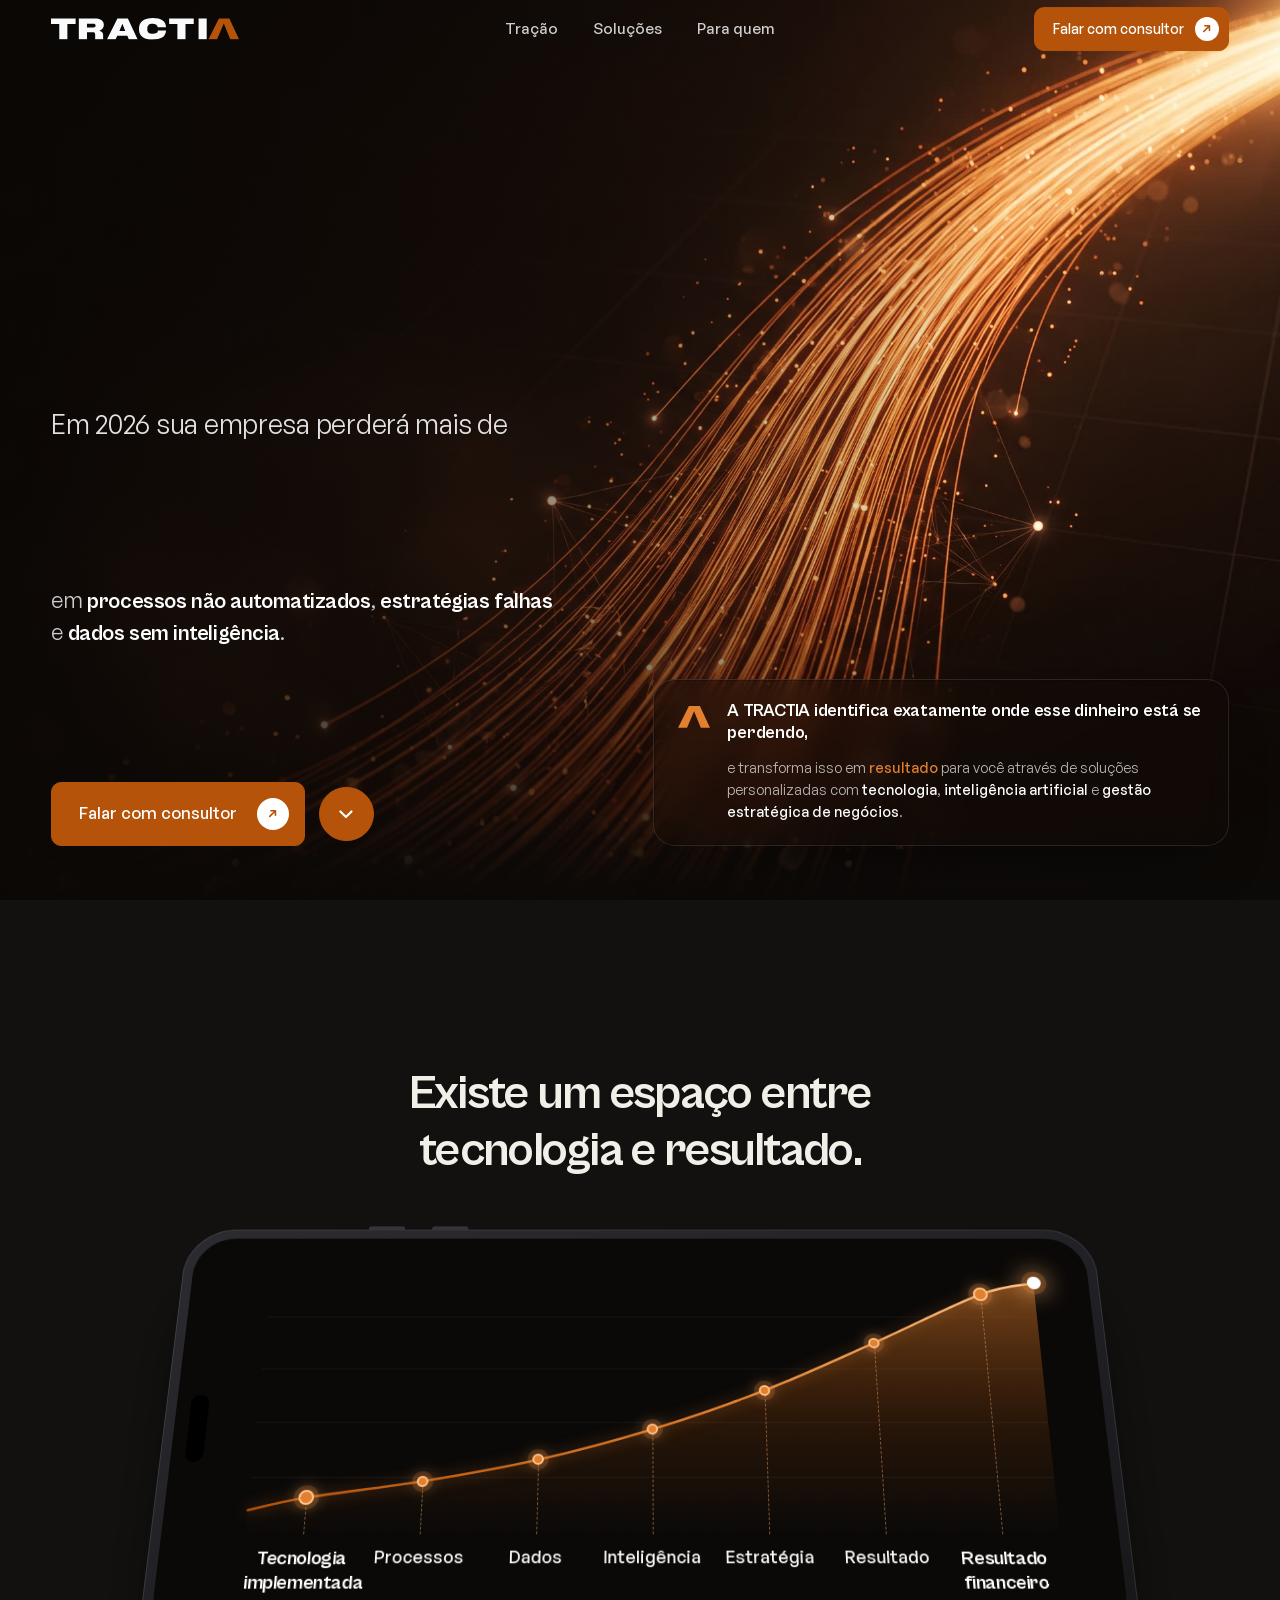
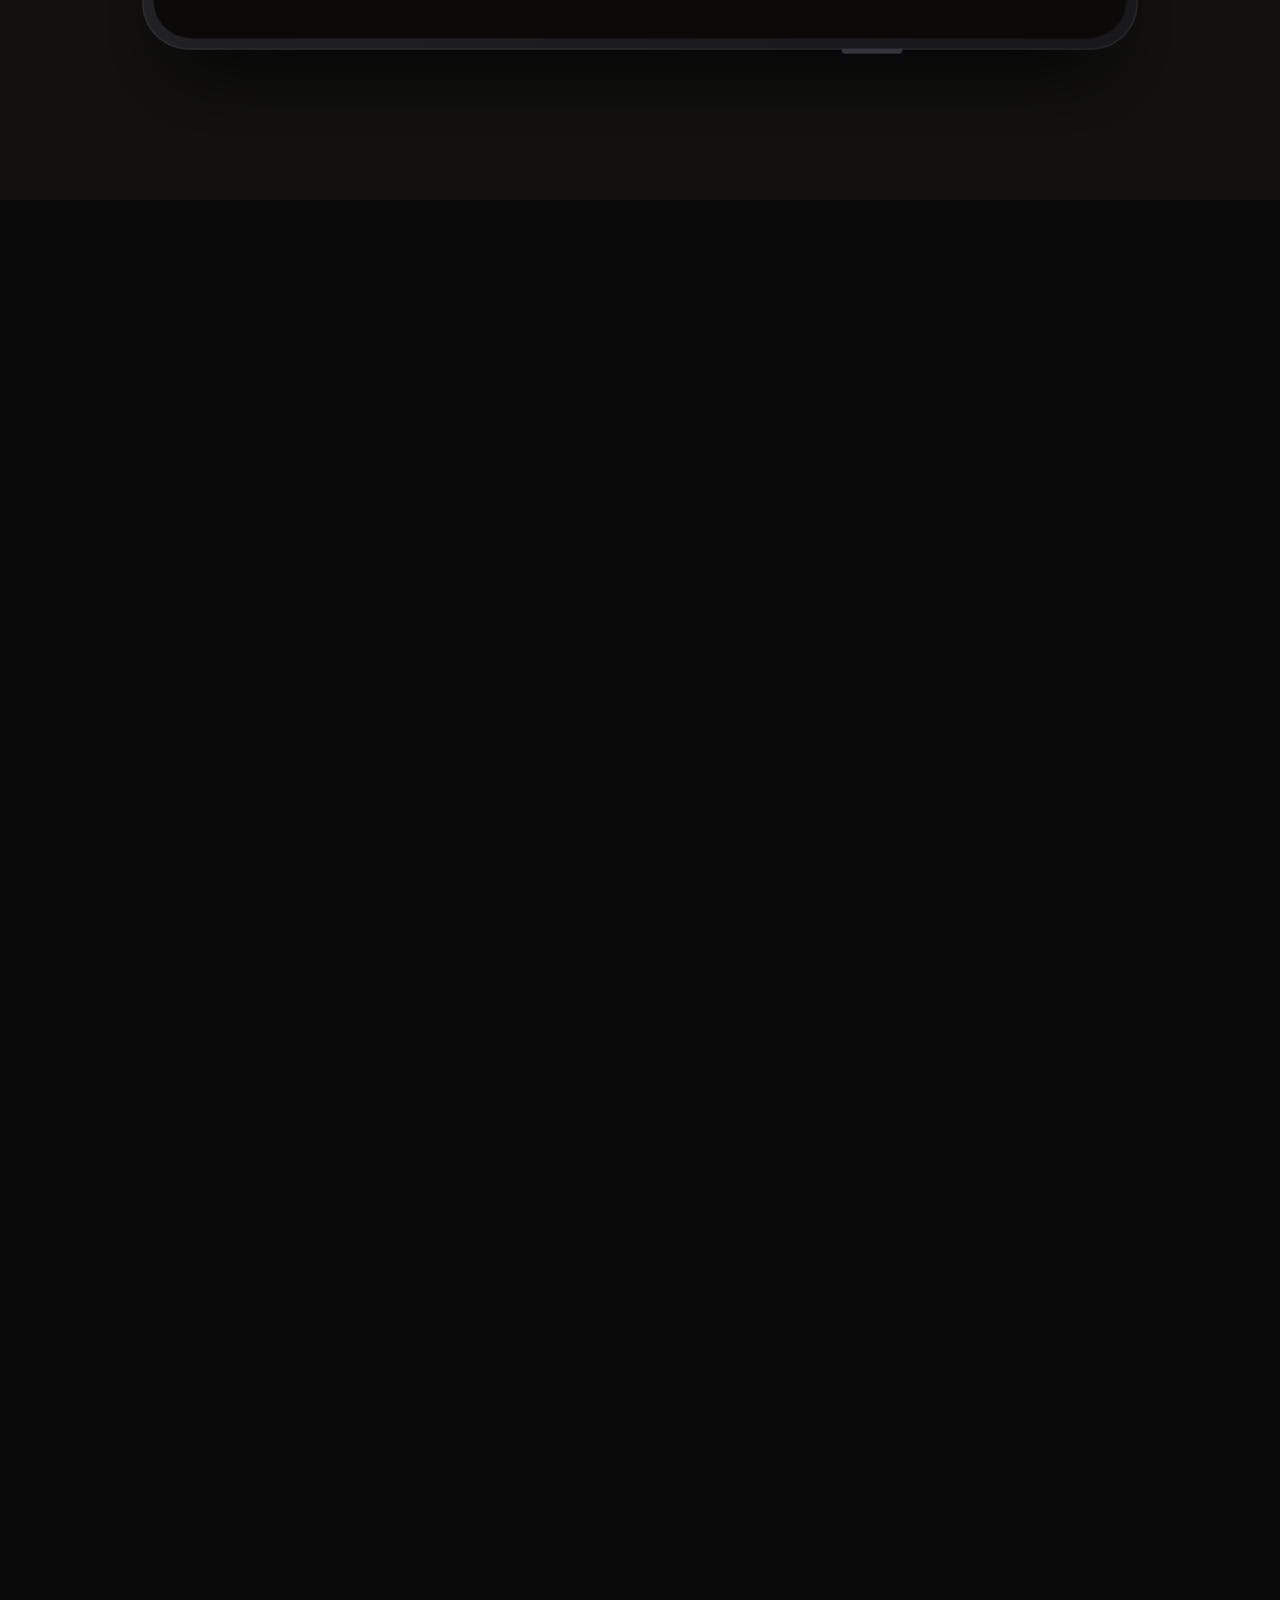
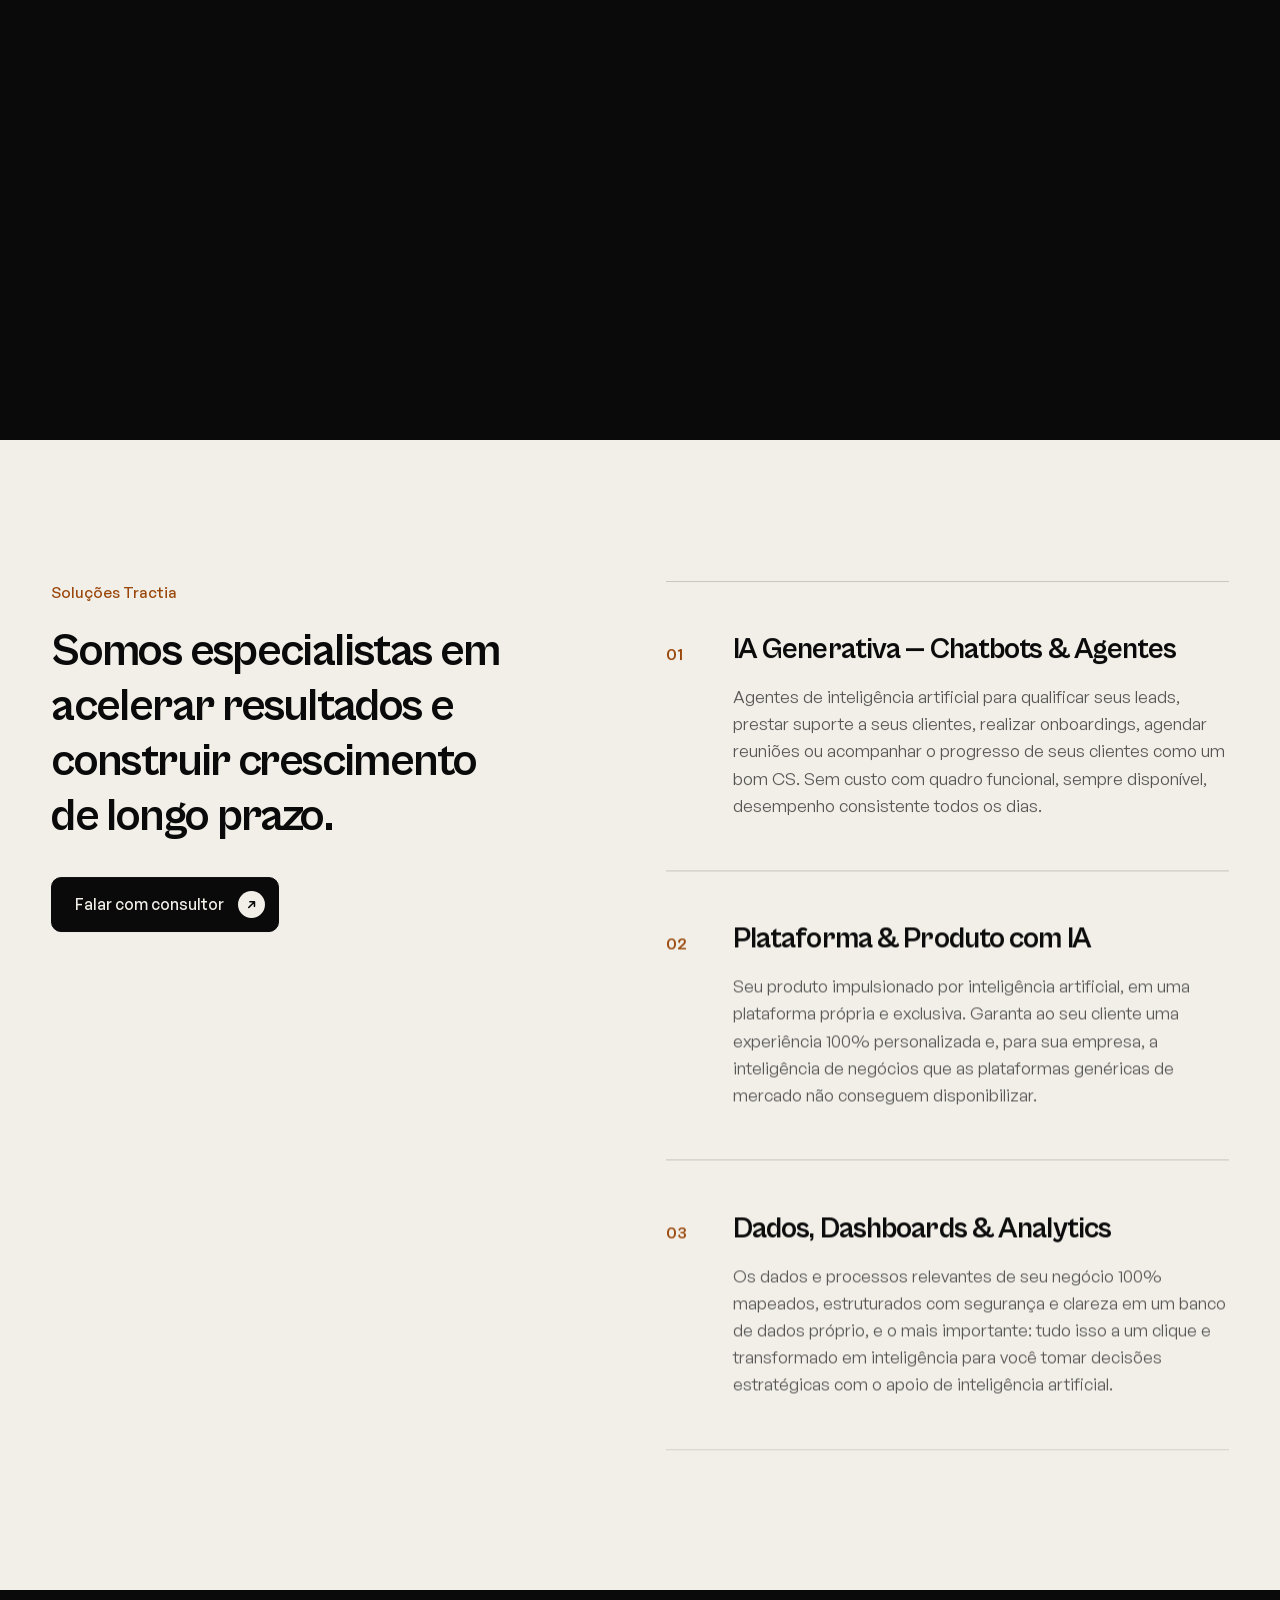
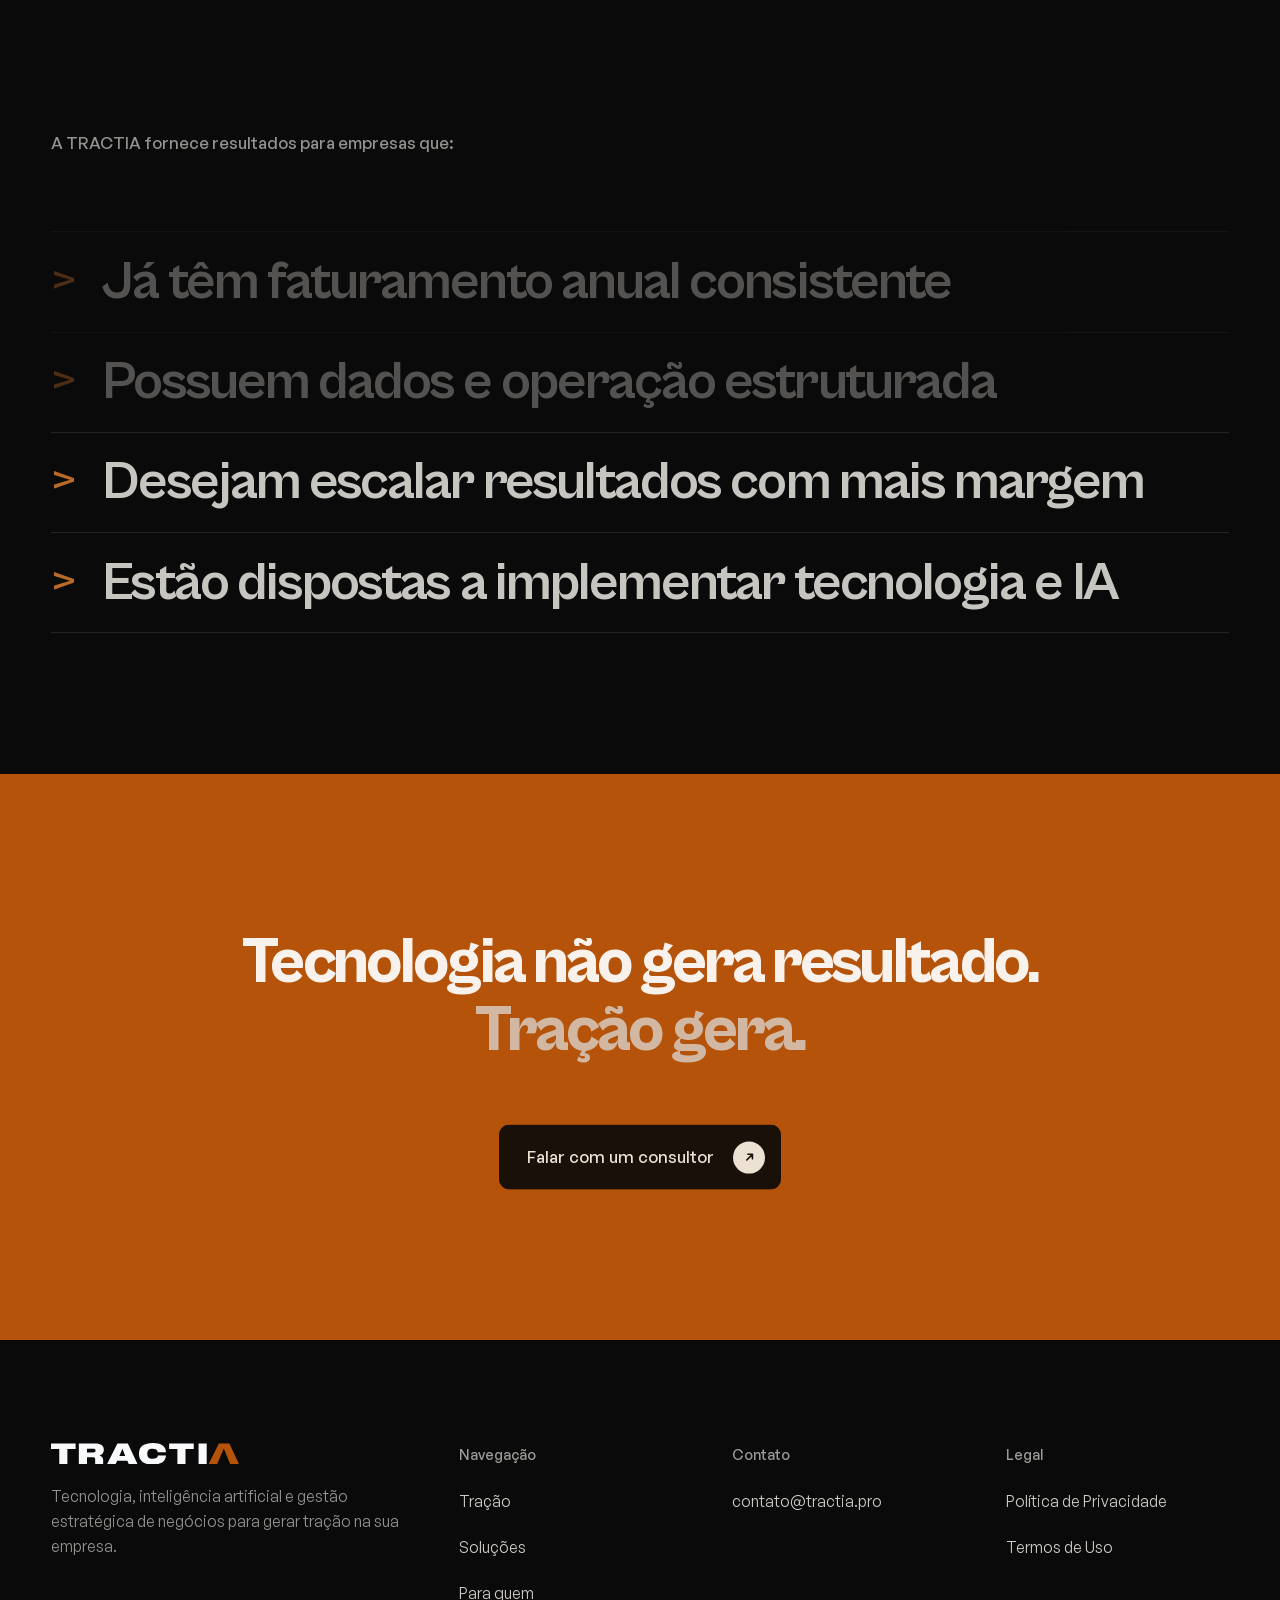
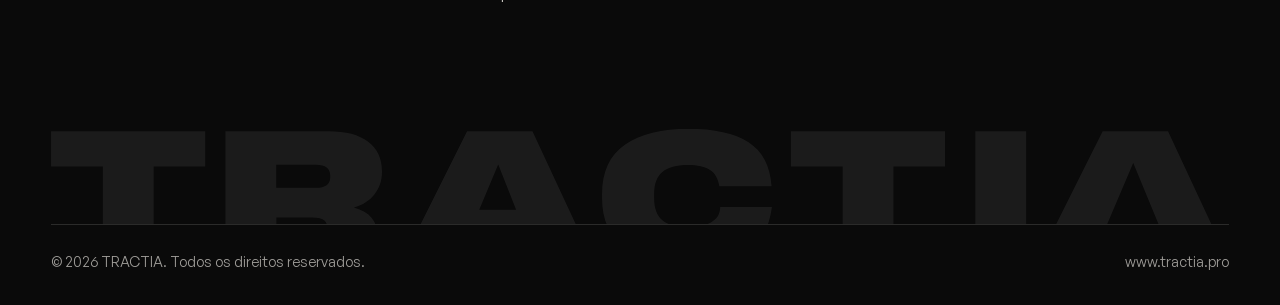
<file: index.html>
<!doctype html>
<html lang="pt-BR">
<head>
<meta charset="utf-8">
<meta name="viewport" content="width=device-width,initial-scale=1">
<title>TRACTIA | Traction-as-a-Service</title>
<meta name="description" content="A TRACTIA identifica onde sua empresa está perdendo dinheiro e transforma isso em resultado com tecnologia, IA e gestão estratégica.">
<meta name="theme-color" content="#0a0a0a">

<!-- PREVIA: fora dos buscadores. REMOVER esta linha ao publicar no dominio final. -->
<meta name="robots" content="noindex,nofollow">

<meta property="og:type" content="website">
<meta property="og:locale" content="pt_BR">
<meta property="og:site_name" content="TRACTIA">
<meta property="og:title" content="TRACTIA | Traction-as-a-Service">
<meta property="og:description" content="Tecnologia não gera resultado. Tração gera.">
<meta property="og:image" content="https://mateusmvff-a11y.github.io/tractia-previa/assets/og.jpg">
<meta property="og:image:width" content="1200">
<meta property="og:image:height" content="630">
<meta name="twitter:card" content="summary_large_image">

<link rel="icon" href="favicon.svg" type="image/svg+xml">
<link rel="icon" href="favicon-32.png" sizes="32x32" type="image/png">
<link rel="apple-touch-icon" href="apple-touch-icon.png">
<link rel="manifest" href="site.webmanifest">

<link rel="preload" href="assets/fonts/cabinet-grotesk-800.woff2" as="font" type="font/woff2" crossorigin>
<link rel="preload" href="assets/fonts/general-sans-400.woff2" as="font" type="font/woff2" crossorigin>
<style>html{background:#0a0a0a}</style>
<style>@font-face{font-family: 'Cabinet Grotesk';font-weight: 500;font-style: normal;font-display: swap;src: url('assets/fonts/cabinet-grotesk-500.woff2') format('woff2')}@font-face{font-family: 'Cabinet Grotesk';font-weight: 700;font-style: normal;font-display: swap;src: url('assets/fonts/cabinet-grotesk-700.woff2') format('woff2')}@font-face{font-family: 'Cabinet Grotesk';font-weight: 800;font-style: normal;font-display: swap;src: url('assets/fonts/cabinet-grotesk-800.woff2') format('woff2')}@font-face{font-family: 'General Sans';font-weight: 400;font-style: normal;font-display: swap;src: url('assets/fonts/general-sans-400.woff2') format('woff2')}@font-face{font-family: 'General Sans';font-weight: 500;font-style: normal;font-display: swap;src: url('assets/fonts/general-sans-500.woff2') format('woff2')}@font-face{font-family: 'General Sans';font-weight: 600;font-style: normal;font-display: swap;src: url('assets/fonts/general-sans-600.woff2') format('woff2')}:root{--ink: #0a0a0a;--ink-2: #121110;--paper: #f2efe9;--or: #b45309;--or-t: #e2802f;--or-d: #99470a;--f-disp: 'Cabinet Grotesk','Segoe UI',system-ui,sans-serif;--f-txt: 'General Sans','Segoe UI',system-ui,sans-serif;--gut: clamp(1.25rem,4vw,4rem);--max: 88rem;--nav-h: 4.75rem}*,*::before,*::after{box-sizing: border-box}html{-webkit-text-size-adjust: 100%;scroll-behavior: auto}html.lenis,html.lenis body{height: auto}.lenis.lenis-smooth{scroll-behavior: auto !important}.lenis.lenis-stopped{overflow: hidden}body{margin: 0;background: var(--ink);color: var(--paper);font-family: var(--f-txt);font-size: 1.0625rem;line-height: 1.6;-webkit-font-smoothing: antialiased;text-rendering: optimizeLegibility}h1,h2,h3,p,ol,ul{margin: 0;padding: 0}ol,ul{list-style: none}a{color: inherit;text-decoration: none}em{font-style: normal}:focus-visible{outline: 2px solid var(--or-t);outline-offset: 3px}.skip{position: absolute;left: -999px;top: 0;background: var(--or);color: #fff;padding: .6rem 1rem;z-index: 99}.skip:focus{left: 0}.wrap{width: 100%;max-width: var(--max);margin-inline: auto;padding-inline: var(--gut)}.eyebrow{font-family: var(--f-txt);font-weight: 500;font-size: .95rem;color: var(--or-d)}.eyebrow::first-letter{text-transform: uppercase}.btn{--bg: var(--or);--bd: var(--or);--fg: #fff;--fill: #e07a1f;--bdh: #e07a1f;--fgh: #fff;--ib: #fff;--ic: var(--or);--ibh: #fff;--ich: #b45309;position: relative;overflow: hidden;isolation: isolate;display: inline-flex;align-items: center;gap: .9rem;padding: .8rem .8rem .8rem 1.4rem;background: var(--bg);color: var(--fg);border: 1px solid var(--bd);border-radius: 10px;font-family: var(--f-txt);font-weight: 500;font-size: .98rem;line-height: 1;transition: color .35s ease .08s,border-color .35s ease}.btn::before,.btn-round::before{content: '';position: absolute;inset: -1px;z-index: -1;border-radius: inherit;background: var(--fill);transform: translateY(102%);transition: transform .55s cubic-bezier(.22,.9,.24,1)}.btn__t{display: inline-grid;overflow: hidden;padding-block: .14em;margin-block: -.14em}.btn__t1,.btn__t2{grid-area: 1 / 1;white-space: nowrap;transition: transform .55s cubic-bezier(.22,.9,.24,1)}.btn__t2{transform: translateY(125%)}.btn__i{position: relative;overflow: hidden;flex: none;display: grid;place-items: center;width: 1.7rem;height: 1.7rem;border-radius: 50%;background: var(--ib);color: var(--ic);transition: background-color .35s ease,color .35s ease}.btn__i svg,.btn-round svg{width: .95rem;height: .95rem;fill: none;stroke: currentColor;stroke-width: 1.7;stroke-linecap: round;stroke-linejoin: round;transition: transform .55s cubic-bezier(.22,.9,.24,1)}.btn__i svg + svg{position: absolute;inset: 0;margin: auto;transform: translate(-170%,170%)}@media (hover: hover){.btn:hover{color: var(--fgh);border-color: var(--bdh)}.btn:hover::before{transform: none}.btn:hover .btn__t1{transform: translateY(-125%)}.btn:hover .btn__t2{transform: none}.btn:hover .btn__i{background: var(--ibh);color: var(--ich)}.btn:hover .btn__i svg:first-child{transform: translate(170%,-170%)}.btn:hover .btn__i svg + svg{transform: none}}.btn:focus-visible{color: var(--fgh);border-color: var(--bdh)}.btn:focus-visible::before{transform: none}.btn:focus-visible .btn__t1{transform: translateY(-125%)}.btn:focus-visible .btn__t2{transform: none}.btn:focus-visible .btn__i svg:first-child{transform: translate(170%,-170%)}.btn:focus-visible .btn__i svg + svg{transform: none}.btn--sm{padding: .55rem .55rem .55rem 1.1rem;font-size: .88rem;gap: .7rem}.btn--sm .btn__i{width: 1.5rem;height: 1.5rem}.btn--lg{padding: .95rem .95rem .95rem 1.7rem;font-size: 1.05rem;gap: 1.2rem}.btn--lg .btn__i{width: 2rem;height: 2rem}.btn--ink{--bg: var(--ink);--bd: var(--ink);--fg: var(--paper);--fill: var(--or);--bdh: var(--or);--fgh: #fff;--ib: var(--paper);--ic: var(--ink);--ibh: #fff;--ich: var(--or)}.btn--ghost{--bg: transparent;--bd: rgba(248,250,252,.38);--fg: #fff;--fill: #fff;--bdh: #fff;--fgh: var(--ink);--ib: #fff;--ic: var(--ink);--ibh: var(--or);--ich: #fff}.nav.on-light .btn{--bg: var(--ink);--bd: var(--ink);--fg: var(--paper);--fill: var(--or);--bdh: var(--or);--fgh: #fff;--ib: var(--paper);--ic: var(--ink);--ibh: #fff;--ich: var(--or)}.fim .btn--ink{--fill: var(--paper);--bdh: var(--paper);--fgh: var(--ink);--ibh: var(--or);--ich: #fff}.btn-round{--fill: #fff;position: relative;overflow: hidden;isolation: isolate;flex: none;display: grid;place-items: center;width: clamp(3.4rem,4.2vw,4.8rem);height: clamp(3.4rem,4.2vw,4.8rem);border-radius: 50%;background: var(--or);color: #fff;border: 1px solid var(--or);transition: color .35s ease .08s,border-color .35s ease}.btn-round svg{width: 38%;height: 38%}.btn-round svg + svg{position: absolute;inset: 0;margin: auto;transform: translateY(-170%)}@media (hover: hover){.btn-round:hover{color: var(--or);border-color: #fff}.btn-round:hover::before{transform: none}.btn-round:hover svg:first-of-type{transform: translateY(170%)}.btn-round:hover svg + svg{transform: none}}.btn-round:focus-visible{color: var(--or);border-color: #fff}.btn-round:focus-visible::before{transform: none}.btn-round:focus-visible svg:first-of-type{transform: translateY(170%)}.btn-round:focus-visible svg + svg{transform: none}.nav{position: fixed;inset: 0 0 auto 0;z-index: 50;height: var(--nav-h);display: grid;grid-template-columns: 1fr auto 1fr;align-items: center;gap: 2rem;padding-inline: var(--gut);color: #f8fafc;transition: background-color .35s,color .35s}.nav>.btn{justify-self: end}.nav.is-solid{background: rgba(10,10,10,.84);-webkit-backdrop-filter: blur(14px);backdrop-filter: blur(14px)}.nav.on-light{color: var(--ink)}.nav.on-light.is-solid{background: rgba(242,239,233,.9)}.nav__links{display: flex;gap: 2.2rem;font-weight: 500;font-size: .95rem}.nav__links a{opacity: .82;transition: opacity .25s,color .25s}.nav__links a:hover{opacity: 1;color: var(--or-t)}.nav.on-light .nav__links a:hover{color: var(--or-d)}.logo{display: inline-block;width: fit-content;line-height: 0;color: #f8fafc;padding-block: .6rem;margin-block: -.6rem}.logo svg{display: block;height: 1.35rem;width: auto;aspect-ratio: 1785 / 205}.nav.on-light .logo{color: var(--ink)}.hero{position: relative;min-height: 100svh;display: flex;background: #0c0907;color: #fff;overflow: hidden;isolation: isolate}.hero__bg{position: absolute;z-index: -1;inset: 0;background: #0f0906}.hero__img,.hero__video{position: absolute;inset: 0;width: 100%;height: 100%;object-fit: cover;object-position: 72% 50%}.hero__video{opacity: 0;transition: opacity 1.4s ease}.hero__video.is-on{opacity: 1}.hero__veil{position: absolute;inset: 0;background: linear-gradient(90deg,rgba(10,7,5,.78) 0%,rgba(10,7,5,.42) 46%,rgba(10,7,5,0) 78%),linear-gradient(0deg,rgba(10,7,5,.7) 0%,rgba(10,7,5,0) 38%),linear-gradient(0deg,var(--ink-2) 0%,rgba(18,17,16,0) 12%)}.hero__in{position: relative;z-index: 2;flex: 1;display: flex;flex-direction: column;justify-content: flex-end;gap: 2.5rem;padding-top: calc(var(--nav-h) + clamp(1.5rem,5vh,3.5rem));padding-bottom: clamp(2rem,6vh,4.5rem);text-align: left}.hero__top{display: grid;grid-template-columns: auto 1fr;align-items: start;gap: 1rem 1.1rem;width: min(36rem,100%);padding: 1.3rem 1.5rem 1.4rem;border-radius: 22px;background: rgba(20,13,8,.46);border: 1px solid rgba(255,255,255,.11);-webkit-backdrop-filter: blur(12px);backdrop-filter: blur(12px);box-shadow: 0 30px 60px -32px rgba(0,0,0,.65),0 0 0 1px rgba(0,0,0,.2) inset}.hero__mark{display: block;width: 2rem;margin-top: .3rem}.hero__mark svg{display: block;width: 100%;height: auto;fill: var(--or-t)}.hero__p{margin: 0}.hero__lead{display: block;font-family: var(--f-disp);font-weight: 600;font-size: clamp(1.1rem,1.35vw,1.4rem);line-height: 1.25;letter-spacing: -.015em;color: #fff}.hero__rest{display: block;margin-top: .65rem;font-size: clamp(.9rem,.95vw,1rem);line-height: 1.55;color: rgba(248,250,252,.72)}.hero__rest b{font-weight: 500;color: #fff}.hero__rest b.k{color: var(--or-t)}.hero__row{display: flex;align-items: flex-end;justify-content: space-between;flex-wrap: wrap;gap: 1.8rem 3rem;margin-top: clamp(1.4rem,3.5vh,2.4rem)}.hero__t{display: block;margin: 0}.hl{display: block;overflow: hidden;padding-block: .06em;margin-block: -.06em}.hi{display: block;will-change: transform}.hero__a{font-family: var(--f-txt);font-weight: 400;font-size: clamp(1.15rem,2.1vw,2.5rem);line-height: 1.2;letter-spacing: -.01em;color: rgba(248,250,252,.9)}.hero__b{font-family: var(--f-disp);font-weight: 800;font-size: clamp(4rem,min(11.5vw,23svh),14rem);line-height: .92;letter-spacing: -.055em;margin-left: -.04em;background: linear-gradient(100deg,#fff 0%,#ffd9b0 25%,#f0903f 50%,#ffd9b0 75%,#fff 100%) 0% 50% / 200% 100%;-webkit-background-clip: text;background-clip: text;color: transparent;animation: shine 11s ease-in-out infinite alternate}.hero__c{margin-top: .5rem;max-width: 34em;font-family: var(--f-txt);font-weight: 300;font-size: clamp(1.05rem,1.7vw,2rem);line-height: 1.3;letter-spacing: -.01em;color: rgba(248,250,252,.82)}.hero__c2{margin-top: 0}.hero__c b{font-family: var(--f-disp);font-weight: 700;color: #fff;letter-spacing: -.02em}.hero__btns{display: flex;flex-wrap: wrap;align-items: center;gap: .9rem}.tr{background: var(--ink-2)}.tr__pin{min-height: 100svh;display: flex;align-items: center;padding-block: 5.5rem 2.5rem}.tr__in{position: relative}.tr__a{display: grid;gap: clamp(1.2rem,3.5vh,2.4rem);justify-items: center;text-align: center}.tr__t{position: relative;z-index: 0;font-family: var(--f-disp);font-weight: 700;font-size: clamp(2rem,3.8vw,4.2rem);line-height: 1.04;letter-spacing: -.035em;max-width: 20ch}.tr__t .k{transition: color .8s ease}.tr__t .k.on{color: var(--or-t)}.device__stage{position: relative;z-index: 1;width: 100%;perspective: 1200px;display: flex;justify-content: center}.device{container-type: inline-size;width: min(88vw,1000px,calc((100svh - 17rem) * 2.1))}.device__lid{position: relative;aspect-ratio: 19.5 / 9;padding: 1.1cqw;border-radius: 5.4cqw;background: linear-gradient(160deg,#2b2b30,#17171a);box-shadow: 0 0 0 1px rgba(255,255,255,.1) inset,0 50px 90px -30px rgba(0,0,0,.85)}.device__btn{position: absolute;background: #34343a}.device__btn--a,.device__btn--b{top: -.45cqw;width: 4cqw;height: .5cqw;border-radius: .3cqw .3cqw 0 0}.device__btn--a{left: 20%}.device__btn--b{left: 27%}.device__btn--c{bottom: -.45cqw;left: 70%;width: 6cqw;height: .5cqw;border-radius: 0 0 .3cqw .3cqw}.device__screen{position: relative;height: 100%;overflow: hidden;border-radius: 4.4cqw;background: #0b0908;padding: 3.4cqw 6cqw 0 8.6cqw}.device__cam{position: absolute;z-index: 2;left: 1.5cqw;top: 50%;width: 1.9cqw;height: 7.4cqw;transform: translateY(-50%);border-radius: 1cqw;background: #000}.chart{position: relative;width: 100%;margin: 0 auto}.chart__plot{position: relative}.chart__svg{display: block;width: 100%;height: auto;aspect-ratio: 1000 / 360;overflow: visible}.chart__line{stroke-dasharray: 1;stroke-dashoffset: 1;filter: drop-shadow(0 0 9px rgba(226,128,47,.55))}.chart__tip{position: absolute;width: 1.5cqw;height: 1.5cqw;min-width: 9px;min-height: 9px;margin: -.75cqw 0 0 -.75cqw;border-radius: 50%;background: #fff;box-shadow: 0 0 0 .6cqw rgba(226,128,47,.25),0 0 2.6cqw .6cqw rgba(255,184,119,.65);opacity: 0;pointer-events: none}.chart__cols{position: absolute;left: 0;right: 0;top: 0;display: grid;grid-template-columns: repeat(7,1fr);aspect-ratio: 1000 / 360}.chart__c{position: relative}.chart__guide{position: absolute;left: 50%;bottom: 0;width: 0;height: var(--y,0%);border-left: 1px dashed rgba(248,250,252,.14);transition: border-color .8s ease}.chart__dot{position: absolute;left: 50%;bottom: var(--y,0%);width: 1.2cqw;height: 1.2cqw;min-width: 8px;min-height: 8px;margin: 0 0 -.6cqw -.6cqw;border-radius: 50%;background: #0b0908;border: 2px solid rgba(248,250,252,.3);transition: background-color .8s ease,border-color .8s ease,box-shadow .8s ease}.chart__l{position: absolute;left: 0;right: 0;top: calc(100% + 1.3cqw);padding-inline: .3cqw;text-align: center;font-weight: 500;font-size: max(10px,1.75cqw);line-height: 1.25;color: rgba(248,250,252,.58);transition: color .8s ease}.chart__c--end .chart__l{font-family: var(--f-disp);font-weight: 700;font-size: max(11px,2cqw);letter-spacing: -.02em}.chart__c--end .chart__dot{width: 1.6cqw;height: 1.6cqw;margin: 0 0 -.8cqw -.8cqw}.chart__c.on .chart__dot{background: var(--or-t);border-color: #ffc58a;box-shadow: 0 0 0 .5cqw rgba(226,128,47,.22),0 0 1.8cqw rgba(255,184,119,.7)}.chart__c.on .chart__l{color: #fff}.chart__c.on .chart__guide{border-color: rgba(255,184,119,.45)}.tr__fim{position: relative;display: flex;flex-direction: column;align-items: center;text-align: center}.tr__l1,.tr__l2{display: block;width: max-content;margin: 0;font-family: var(--f-disp);font-weight: 800;font-size: clamp(2.4rem,6.3vw,7.6rem);line-height: .98;letter-spacing: -.045em}.tr__l2 em{color: var(--or-t)}.tr__row2{display: flex;align-items: center;justify-content: center;gap: clamp(1.4rem,3vw,3.4rem)}.tr__txt{max-width: 33rem;display: grid;gap: .8rem;text-align: left;color: rgba(248,250,252,.72);font-size: clamp(.95rem,1.05vw,1.05rem);line-height: 1.55}.tr__txt .lead{font-family: var(--f-disp);font-weight: 500;font-size: clamp(1.2rem,1.7vw,1.6rem);line-height: 1.22;letter-spacing: -.015em;color: #fff}@media (min-width: 700px){.tr__l1,.tr__l2{white-space: nowrap}}@media (min-width: 900px){.js:not(.no-anim) .tr__in{min-height: 80svh;display: grid;align-content: center}.js:not(.no-anim) .tr__a,.js:not(.no-anim) .tr__fim{grid-area: 1 / 1}.js:not(.no-anim) .tr__fim{align-self: center;opacity: 0;visibility: hidden}}.sol{background: var(--paper);color: var(--ink);padding-block: clamp(5rem,11vw,10rem)}.sol__in{display: grid;grid-template-columns: repeat(12,1fr);gap: 3rem var(--gut);align-items: start}.sol__head{grid-column: 1 / 6;display: grid;gap: 1.4rem;justify-items: start;position: sticky;top: calc(var(--nav-h) + 2rem)}.sol__t{font-family: var(--f-disp);font-weight: 700;font-size: clamp(2rem,3.6vw,3.9rem);line-height: 1.06;letter-spacing: -.035em;margin-bottom: .8rem}.sol__list{grid-column: 7 / 13}.item{display: grid;grid-template-columns: 3.2rem 1fr;column-gap: 1rem;row-gap: 1.1rem;padding-block: clamp(2rem,4vw,3.2rem);border-top: 1px solid rgba(10,10,10,.18)}.item:last-child{border-bottom: 1px solid rgba(10,10,10,.18)}.item__n{grid-row: 1 / 3;font-family: var(--f-disp);font-weight: 700;font-size: 1.05rem;color: var(--or-d);padding-top: .55rem}.item__t{font-family: var(--f-disp);font-weight: 700;font-size: clamp(1.55rem,2.3vw,2.4rem);line-height: 1.1;letter-spacing: -.03em;transition: color .3s}.item:hover .item__t{color: var(--or-d)}.item__p{color: rgba(10,10,10,.68);max-width: 38em}.qual{background: var(--ink);padding-block: clamp(5rem,11vw,10rem)}.qual__in{display: grid;gap: clamp(2.5rem,6vw,5rem)}.qual__lead{font-family: var(--f-txt);font-weight: 500;font-size: clamp(1rem,1.3vw,1.2rem);line-height: 1.4;color: rgba(242,239,233,.6);max-width: 32em}.qual__list li{display: grid;grid-template-columns: clamp(2rem,4vw,4rem) 1fr;align-items: baseline;padding-block: clamp(.9rem,1.6vw,1.4rem);border-top: 1px solid rgba(242,239,233,.14);font-family: var(--f-disp);font-weight: 600;font-size: clamp(1.7rem,4.3vw,4.6rem);line-height: 1.06;letter-spacing: -.035em}.qual__list li:last-child{border-bottom: 1px solid rgba(242,239,233,.14)}.qual__list li span{color: var(--or-t);font-weight: 500}.fim{background: var(--or);color: #fff;padding-block: clamp(5rem,12vw,11rem);text-align: center}.fim__in{display: grid;gap: clamp(2.5rem,5vw,4rem);justify-items: center}.fim__t{font-family: var(--f-disp);font-weight: 800;font-size: clamp(2.4rem,5.1vw,6.4rem);line-height: 1;letter-spacing: -.045em}.fim__br{display: none}@media (min-width: 700px){.fim__a{white-space: nowrap}}@media (max-width: 699px){.fim__t{font-size: clamp(2.2rem,10.4vw,3.6rem)}.fim__br{display: inline}}.fim__a,.fim__b{display: block}.fim__b{color: #4a1d03}.foot{background: var(--ink);padding-top: clamp(4rem,8vw,7rem);overflow: hidden}.foot__top{display: grid;grid-template-columns: 1.6fr 1fr 1fr 1fr;gap: 2.5rem var(--gut)}.foot__brand{display: grid;gap: 1.2rem;align-content: start}.foot__brand p{color: rgba(242,239,233,.6);max-width: 24em;font-size: .98rem}.foot__col{display: grid;gap: .6rem;align-content: start;font-size: .98rem}.foot__col h3{font-weight: 500;font-size: .9rem;color: rgba(242,239,233,.64);margin-bottom: .5rem}.foot__col a{display: inline-block;padding-block: .5rem;margin-block: -.15rem;color: rgba(242,239,233,.85);width: fit-content;transition: color .25s}.foot__col a:hover{color: var(--or-t)}.foot__mark{display: block;width: 100%;height: auto;aspect-ratio: 1785 / 205;margin: clamp(2.5rem,6vw,5rem) 0 0;color: rgba(248,250,252,.07);--logo-a: rgba(248,250,252,.07);user-select: none}.foot__base{display: flex;flex-wrap: wrap;justify-content: space-between;gap: .5rem 2rem;padding-block: 1.6rem 2rem;border-top: 1px solid rgba(242,239,233,.14);color: rgba(242,239,233,.64);font-size: .9rem;position: relative;background: var(--ink)}.js:not(.no-anim) [data-rv]{visibility: hidden}.ln{overflow: hidden}.ln-mask{padding: .14em .06em;margin: -.14em -.06em}@media (max-width: 899px){.nav__links{display: none}.nav{grid-template-columns: 1fr auto}.hero__in{gap: 2.2rem}.hero__b{font-size: clamp(3.4rem,17.5vw,7rem)}.hero__veil{background: linear-gradient(0deg,rgba(10,7,5,.8) 0%,rgba(10,7,5,.45) 55%,rgba(10,7,5,.2) 100%),linear-gradient(0deg,var(--ink-2) 0%,rgba(18,17,16,0) 10%)}.tr__pin{padding-block: 5rem 4rem}.tr__a{gap: 2rem}.device__stage{perspective: 900px}.device{container-type: inline-size;width: min(78vw,20rem);margin-inline: auto}.device__lid{aspect-ratio: 9 / 17.5;padding: 3.4cqw;border-radius: 13cqw}.device__btn--a,.device__btn--b{top: 20%;bottom: auto;left: -.9cqw;width: .9cqw;height: 9cqw;border-radius: .5cqw 0 0 .5cqw}.device__btn--b{top: 29%}.device__btn--c{top: 25%;bottom: auto;left: auto;right: -.9cqw;width: .9cqw;height: 14cqw;border-radius: 0 .5cqw .5cqw 0}.device__screen{display: flex;flex-direction: column;justify-content: center;border-radius: 10cqw;padding: 13cqw 6cqw 6cqw}.device__cam{left: 50%;top: 3.6cqw;width: 22cqw;height: 6cqw;transform: translateX(-50%);border-radius: 3.2cqw}.chart__cols{position: static;display: grid;grid-template-columns: 1fr;gap: 2.4cqw;margin-top: 7cqw;aspect-ratio: auto}.chart__c{display: flex;align-items: center;gap: 3.4cqw}.chart__guide{display: none}.chart__dot,.chart__c--end .chart__dot{position: static;flex: none;margin: 0;width: 3.4cqw;height: 3.4cqw;min-width: 0;min-height: 0;border-width: 1.5px}.chart__c--end .chart__dot{width: 4.2cqw;height: 4.2cqw}.chart__l,.chart__c--end .chart__l{position: static;padding: 0;text-align: left;font-size: 5.2cqw}.chart__c--end .chart__l{font-size: 5.8cqw}.chart__tip{width: 4cqw;height: 4cqw;min-width: 0;min-height: 0;margin: -2cqw 0 0 -2cqw}.tr__fim{margin-top: 4rem}.sol__in{grid-template-columns: 1fr}.sol__head,.sol__list{grid-column: 1 / -1}.sol__head{position: static}.foot__top{grid-template-columns: 1fr 1fr}.foot__brand{grid-column: 1 / -1}}@media (max-width: 759px){.item{grid-template-columns: 2.4rem 1fr}.btn--lg{padding: .9rem .9rem .9rem 1.4rem}}@media (max-width: 480px){.nav .btn{padding: .5rem .5rem .5rem .8rem;font-size: .76rem;gap: .45rem;white-space: nowrap}.nav .btn__i{width: 1.35rem;height: 1.35rem}.logo svg{height: 1.15rem}.hero__btns .btn{flex: 1;justify-content: space-between}}.no-anim [data-rv]{visibility: visible}.no-anim .chart__line{stroke-dashoffset: 0}.no-anim .chart__c .chart__l{color: #fff}.no-anim .chart__c .chart__dot{background: var(--or-t);border-color: #ffc58a}.no-anim .tr__t .k{color: var(--or-t)}@media (prefers-reduced-motion: reduce){*{transition-duration: .01ms !important}}@media (max-width: 899px){.hero__row{flex-direction: column-reverse;align-items: flex-start}}@media (max-width: 899px){.tr__l1,.tr__l2{font-size: clamp(2.6rem,13vw,4.2rem)}}@media (max-width: 899px){.tr__row2{flex-direction: column;gap: 1.4rem}.tr__txt{text-align: center;max-width: none}}@media (max-width: 899px){.nav .btn{min-height: 44px}.foot__col a{padding-block: .65rem}}@media (max-width: 480px){.nav{gap: .8rem}.logo svg{height: 1.05rem}}@keyframes shine{from{background-position: 0% 50%}to{background-position: 100% 50%}}.hero.is-off .hero__b{animation-play-state: paused}@media (prefers-reduced-motion: reduce){.hero__b{animation: none}}.nav__links a.is-current{opacity: 1;color: var(--or-t)}.nav.on-light .nav__links a.is-current{color: var(--or-d)}@media (max-width: 899px){.chart__svg{aspect-ratio: 1000 / 560}.device__lid{aspect-ratio: 9 / 15.5}.chart__dot,.chart__c--end .chart__dot{width: 3.8cqw;height: 3.8cqw}.tr__l1,.tr__l2{font-size: clamp(2.4rem,11.6vw,4rem);width: auto;max-width: 100%;white-space: normal}}.device__lid,.device__screen{isolation: isolate}.btn:active{color: var(--fgh);border-color: var(--bdh)}.btn:active::before,.btn-round:active::before{transform: none}.btn:active .btn__t1{transform: translateY(-125%)}.btn:active .btn__t2{transform: none}.btn:active .btn__i svg:first-child{transform: translate(170%,-170%)}.btn:active .btn__i svg + svg{transform: none}.btn-round:active{color: var(--or);border-color: #fff}.btn-round:active svg:first-of-type{transform: translateY(170%)}.btn-round:active svg + svg{transform: none}</style>

<script>
/* .js so existe com JavaScript. Se a animacao nao assumir em 7 s, tudo aparece sem ela. */
(function(){var h=document.documentElement;h.classList.add('js');setTimeout(function(){if(!h.classList.contains('ready')){h.classList.add('no-anim')}},7000)})();
</script>

<script type="application/ld+json">
{
  "@context": "https://schema.org",
  "@type": "ProfessionalService",
  "name": "TRACTIA",
  "slogan": "Traction-as-a-Service",
  "description": "Tecnologia, inteligência artificial e gestão estratégica de negócios para gerar tração na sua empresa.",
  "email": "contato@tractia.pro",
  "url": "https://www.tractia.pro/"
}
</script>
</head>


<body>
<a class="skip" href="#conteudo">Ir para o conteúdo</a>

<!-- logo oficial da TRACTIA (exportado do Figma): letras na cor do texto, A em laranja da marca -->
<svg width="0" height="0" style="position:absolute" aria-hidden="true" focusable="false">
  <symbol id="logo" viewBox="127 917 1785 205">
    <path fill="currentColor" d="M127.001 921.045V974.404H205.495V1117.78H282.572V974.404H360.753V921.045H127.001Z"/>
    <path fill="currentColor" d="M617.474 1016.52C624.963 1006.88 628.68 995.781 628.68 983.214V981.593C628.68 962.423 621.722 947.554 607.78 936.921C593.905 926.341 574.054 921.059 548.239 921.059H391.306V1117.79H468.642V1051.75H522.002C531.737 1051.75 538.232 1053.22 541.486 1056.21C544.685 1059.13 546.306 1064.48 546.306 1072.23V1117.79H622.022V1077.73C622.022 1068.15 619.094 1059.72 613.171 1052.44C607.303 1045.15 598.249 1039.87 586.104 1036.57C599.556 1032.91 610.04 1026.21 617.474 1016.52ZM550.186 990.702C550.186 1001.38 542.902 1006.73 528.347 1006.73H468.384V971.913H528.347C542.902 971.913 550.186 977.468 550.186 988.51V990.716V990.702Z"/>
    <path fill="currentColor" d="M856.808 921.045H757.633L659.247 1117.78H740.776L755.44 1085.47H851.838L865.4 1117.78H948.55L856.808 921.045ZM776.122 1040.13L804.865 971.64L831.933 1040.13H776.109H776.122Z"/>
    <path fill="currentColor" d="M1141.31 1035.99V1036.3C1141.1 1046.62 1136.39 1054.26 1127.17 1059.23C1118.01 1064.2 1106.38 1066.66 1092.4 1066.66C1075.07 1066.66 1062.24 1063.1 1053.81 1056.03C1045.44 1048.96 1041.24 1037.65 1041.24 1022.15V1016.08C1041.24 1000.79 1045.44 989.695 1053.81 982.67C1062.24 975.658 1075.07 972.145 1092.4 972.145C1106.9 972.145 1118.05 974.664 1125.81 979.633C1133.56 984.603 1138.27 992.772 1139.9 1004.2V1004.51H1219.24V1004.2C1217.2 973.67 1205.57 951.517 1184.41 937.902C1163.2 924.286 1132.73 917.424 1092.93 917.424C1053.13 917.424 1019.77 925.484 996.79 941.51C973.752 957.535 962.233 982.465 962.233 1016.4V1022.47C962.233 1055.4 973.548 1080.17 996.218 1096.67C1018.89 1113.16 1050.37 1121.38 1090.74 1121.38C1131.11 1121.38 1160.91 1115.05 1181.91 1102.43C1202.9 1089.81 1215.52 1067.77 1219.77 1036.3V1035.99H1141.33H1141.31Z"/>
    <path fill="currentColor" d="M1248.44 921.045V974.404H1326.94V1117.78H1404.02V974.404H1482.25V921.045H1248.44Z"/>
    <path fill="currentColor" d="M1528.11 921.045V1117.78H1605.19V921.045H1528.11Z"/>
    <path style="fill:var(--logo-a,#B45309)" d="M1912 1117.78L1820.26 921.045H1721.08L1622.7 1117.78H1704.23L1767.48 969.326L1828.85 1117.78H1912Z"/>
  </symbol>
</svg>

<header class="nav" id="nav">
  <a class="logo" href="#topo" aria-label="TRACTIA, início"><svg aria-hidden="true"><use href="#logo"/></svg></a>
  <nav class="nav__links" aria-label="Principal">
    <a href="#tracao">Tração</a>
    <a href="#solucoes">Soluções</a>
    <a href="#qualificacao">Para quem</a>
  </nav>
  <a class="btn btn--sm" href="https://wa.me/+5551985725175?text=Ol%C3%A1!%20Gostaria%20de%20mais%20informa%C3%A7%C3%B5es%20sobre%20os%20servi%C3%A7os%20da%20TRACTIA." target="_blank" rel="noopener">Falar com consultor <span class="btn__i" aria-hidden="true"><svg viewBox="0 0 16 16"><path d="M5 11 11 5M6.2 5H11v4.8"/></svg></span></a>
</header>

<main id="conteudo">

  <!-- ============ HERO ============ -->
  <section class="hero" id="topo">
    <!-- fundo: imagem (aparece na hora, e fica se o video nao puder tocar) e video em loop por cima -->
    <div class="hero__bg" aria-hidden="true">
      <img class="hero__img" src="assets/media/hero-fundo.jpg" alt="" width="1920" height="1088" fetchpriority="high" decoding="async">
      <video class="hero__video" muted loop playsinline preload="auto" data-hd="assets/media/hero-fundo.mp4" data-sd="assets/media/hero-fundo-720.mp4"></video>
      <div class="hero__veil"></div>
    </div>

    <div class="wrap hero__in">
      <div class="hero__bottom">
        <h1 class="hero__t">
          <span class="hl hero__a"><span class="hi">Em 2026 sua empresa perderá mais de</span></span>
          <span class="hl hero__b"><span class="hi">R$1&nbsp;milhão</span></span>
          <span class="hl hero__c"><span class="hi">em <b>processos não automatizados</b>, <b>estratégias falhas</b></span></span>
          <span class="hl hero__c hero__c2"><span class="hi">e <b>dados sem inteligência</b>.</span></span>
        </h1>

        <div class="hero__row">
          <div class="hero__btns" data-rv>
            <a class="btn btn--lg" href="https://wa.me/+5551985725175?text=Ol%C3%A1!%20Gostaria%20de%20mais%20informa%C3%A7%C3%B5es%20sobre%20os%20servi%C3%A7os%20da%20TRACTIA." target="_blank" rel="noopener">Falar com consultor <span class="btn__i" aria-hidden="true"><svg viewBox="0 0 16 16"><path d="M5 11 11 5M6.2 5H11v4.8"/></svg></span></a>
            <a class="btn-round" href="#tracao" aria-label="Saiba mais"><svg viewBox="0 0 16 16"><path d="m3.5 6 4.5 4.5L12.5 6"/></svg></a>
          </div>
          <div class="hero__top" data-rv>
            <span class="hero__mark" aria-hidden="true"><svg viewBox="1622 921 290 197"><path d="M1912 1117.78L1820.26 921.045H1721.08L1622.7 1117.78H1704.23L1767.48 969.326L1828.85 1117.78H1912Z"/></svg></span>
            <p class="hero__p"><span class="hero__lead">A TRACTIA identifica exatamente onde esse dinheiro está se perdendo,</span> <span class="hero__rest">e transforma isso em <b class="k">resultado</b> para você através de soluções personalizadas com <b>tecnologia</b>, <b>inteligência artificial</b> e <b>gestão estratégica de negócios</b>.</span></p>
          </div>
        </div>
      </div>
    </div>
  </section>

  <!-- ============ TRACAO ============ -->
  <section class="tr" id="tracao" aria-labelledby="tr-t">
    <div class="tr__pin">
      <div class="wrap tr__in">
        <div class="tr__a">
          <h2 class="tr__t" id="tr-t" data-rv>Existe um espaço entre <span class="k">tecnologia</span> e <span class="k">resultado</span>.</h2>

          <div class="device__stage"><div class="device">
            <div class="device__lid"><span class="device__btn device__btn--a" aria-hidden="true"></span><span class="device__btn device__btn--b" aria-hidden="true"></span><span class="device__btn device__btn--c" aria-hidden="true"></span><div class="device__screen"><span class="device__cam" aria-hidden="true"></span>
          <div class="chart">
            <div class="chart__plot">
            <svg class="chart__svg" viewBox="0 0 1000 360" aria-hidden="true" focusable="false" fill="none">
              <defs>
                <linearGradient id="ca" x1="0" y1="0" x2="0" y2="1">
                  <stop offset="0" stop-color="#e2802f" stop-opacity=".5"/>
                  <stop offset=".6" stop-color="#b45309" stop-opacity=".16"/>
                  <stop offset="1" stop-color="#b45309" stop-opacity="0"/>
                </linearGradient>
                <linearGradient id="cl" gradientUnits="userSpaceOnUse" x1="0" y1="0" x2="1000" y2="0">
                  <stop offset="0" stop-color="#b45309"/>
                  <stop offset=".6" stop-color="#e2802f"/>
                  <stop offset="1" stop-color="#ffc58a"/>
                </linearGradient>
                <clipPath id="cp"><rect class="chart__clip" x="0" y="-20" width="0" height="420"/></clipPath>
              </defs>
              <g class="chart__grid" stroke="#f8fafc" stroke-opacity=".07">
                <path d="M0 72H1000M0 144H1000M0 216H1000M0 288H1000"/>
              </g>
              <path class="chart__area" clip-path="url(#cp)" fill="url(#ca)"/>
              <path class="chart__line" pathLength="1" stroke="url(#cl)" stroke-width="3.2" stroke-linecap="round"/>
            </svg>
            <span class="chart__tip" aria-hidden="true"></span>
            </div>

            <ol class="chart__cols" aria-label="Do investimento em tecnologia ao resultado financeiro">
              <li class="chart__c chart__c--end"><span class="chart__guide"></span><span class="chart__dot"></span><span class="chart__l">Tecnologia implementada</span></li>
              <li class="chart__c"><span class="chart__guide"></span><span class="chart__dot"></span><span class="chart__l">Processos</span></li>
              <li class="chart__c"><span class="chart__guide"></span><span class="chart__dot"></span><span class="chart__l">Dados</span></li>
              <li class="chart__c"><span class="chart__guide"></span><span class="chart__dot"></span><span class="chart__l">Inteligência</span></li>
              <li class="chart__c"><span class="chart__guide"></span><span class="chart__dot"></span><span class="chart__l">Estratégia</span></li>
              <li class="chart__c"><span class="chart__guide"></span><span class="chart__dot"></span><span class="chart__l">Resultado</span></li>
              <li class="chart__c chart__c--end"><span class="chart__guide"></span><span class="chart__dot"></span><span class="chart__l">Resultado financeiro</span></li>
            </ol>
          </div>
            </div>
          </div>
        </div>
        </div>
        </div>

        <div class="tr__fim" role="group" aria-label="Chamamos isso de tração. A Tractia existe para destravar tração na sua máquina de receita.">
          <p class="tr__l1">Chamamos isso de</p>
          <div class="tr__row2">
            <p class="tr__l2"><em>tração.</em></p>
            <div class="tr__txt">
              <p class="lead">A Tractia existe para destravar tração na sua máquina de receita.</p>
              <p>Não implementamos simplesmente tecnologia. Aplicamos inteligência onde ela gera impacto econômico para a sua empresa.</p>
            </div>
          </div>
        </div>
      </div>
    </div>
  </section>

  <!-- ============ SOLUCOES ============ -->
  <section class="sol" id="solucoes" aria-labelledby="sol-t">
    <div class="wrap sol__in">
      <div class="sol__head">
        <p class="eyebrow" data-rv>Soluções Tractia</p>
        <h2 class="sol__t" id="sol-t" data-rv>Somos especialistas em acelerar resultados e construir crescimento de longo prazo.</h2>
        <a class="btn btn--ink" href="https://wa.me/+5551985725175?text=Ol%C3%A1!%20Gostaria%20de%20mais%20informa%C3%A7%C3%B5es%20sobre%20os%20servi%C3%A7os%20da%20TRACTIA." target="_blank" rel="noopener">Falar com consultor <span class="btn__i" aria-hidden="true"><svg viewBox="0 0 16 16"><path d="M5 11 11 5M6.2 5H11v4.8"/></svg></span></a>
      </div>

      <ol class="sol__list">
        <li class="item" data-rv>
          <span class="item__n" aria-hidden="true">01</span>
          <h3 class="item__t">IA Generativa — Chatbots &amp; Agentes</h3>
          <p class="item__p">Agentes de inteligência artificial para qualificar seus leads, prestar suporte a seus clientes, realizar onboardings, agendar reuniões ou acompanhar o progresso de seus clientes como um bom CS. Sem custo com quadro funcional, sempre disponível, desempenho consistente todos os dias.</p>
        </li>
        <li class="item" data-rv>
          <span class="item__n" aria-hidden="true">02</span>
          <h3 class="item__t">Plataforma &amp; Produto com IA</h3>
          <p class="item__p">Seu produto impulsionado por inteligência artificial, em uma plataforma própria e exclusiva. Garanta ao seu cliente uma experiência 100% personalizada e, para sua empresa, a inteligência de negócios que as plataformas genéricas de mercado não conseguem disponibilizar.</p>
        </li>
        <li class="item" data-rv>
          <span class="item__n" aria-hidden="true">03</span>
          <h3 class="item__t">Dados, Dashboards &amp; Analytics</h3>
          <p class="item__p">Os dados e processos relevantes de seu negócio 100% mapeados, estruturados com segurança e clareza em um banco de dados próprio, e o mais importante: tudo isso a um clique e transformado em inteligência para você tomar decisões estratégicas com o apoio de inteligência artificial.</p>
        </li>
      </ol>
    </div>
  </section>

  <!-- ============ PARA QUEM ============ -->
  <section class="qual" id="qualificacao" aria-labelledby="qual-t">
    <div class="wrap qual__in">
      <h2 class="qual__lead" id="qual-t" data-rv>A TRACTIA fornece resultados para empresas que:</h2>
      <ul class="qual__list">
        <li><span aria-hidden="true">&gt;</span>Já têm faturamento anual consistente</li>
        <li><span aria-hidden="true">&gt;</span>Possuem dados e operação estruturada</li>
        <li><span aria-hidden="true">&gt;</span>Desejam escalar resultados com mais margem</li>
        <li><span aria-hidden="true">&gt;</span>Estão dispostas a implementar tecnologia e IA</li>
      </ul>
    </div>
  </section>

  <!-- ============ FECHAMENTO ============ -->
  <section class="fim" aria-labelledby="fim-t">
    <div class="wrap fim__in">
      <h2 class="fim__t" id="fim-t" data-rv><span class="fim__a">Tecnologia não<br class="fim__br"> gera resultado.</span> <span class="fim__b">Tração gera.</span></h2>
      <a class="btn btn--ink btn--lg" href="https://wa.me/+5551985725175?text=Ol%C3%A1!%20Gostaria%20de%20mais%20informa%C3%A7%C3%B5es%20sobre%20os%20servi%C3%A7os%20da%20TRACTIA." target="_blank" rel="noopener">Falar com um consultor <span class="btn__i" aria-hidden="true"><svg viewBox="0 0 16 16"><path d="M5 11 11 5M6.2 5H11v4.8"/></svg></span></a>
    </div>
  </section>

</main>

<footer class="foot">
  <div class="wrap">
    <div class="foot__top">
      <div class="foot__brand">
        <a class="logo" href="#topo" aria-label="TRACTIA, início"><svg aria-hidden="true"><use href="#logo"/></svg></a>
        <p>Tecnologia, inteligência artificial e gestão estratégica de negócios para gerar tração na sua empresa.</p>
      </div>
      <nav class="foot__col" aria-label="Navegação">
        <h3>Navegação</h3>
        <a href="#tracao">Tração</a>
        <a href="#solucoes">Soluções</a>
        <a href="#qualificacao">Para quem</a>
      </nav>
      <div class="foot__col">
        <h3>Contato</h3>
        <a href="mailto:contato@tractia.pro">contato@tractia.pro</a>
      </div>
      <div class="foot__col">
        <h3>Legal</h3>
        <a href="https://content.tractia.pro/privacy" target="_blank" rel="noopener">Política de Privacidade</a>
        <a href="https://content.tractia.pro/terms" target="_blank" rel="noopener">Termos de Uso</a>
      </div>
    </div>

    <svg class="foot__mark" aria-hidden="true"><use href="#logo"/></svg>

    <div class="foot__base">
      <p>© 2026 TRACTIA. Todos os direitos reservados.</p>
      <p>www.tractia.pro</p>
    </div>
  </div>
</footer>

<script defer src="assets/app.min.js?v=515b6956"></script>
</body>
</html>
</file>
